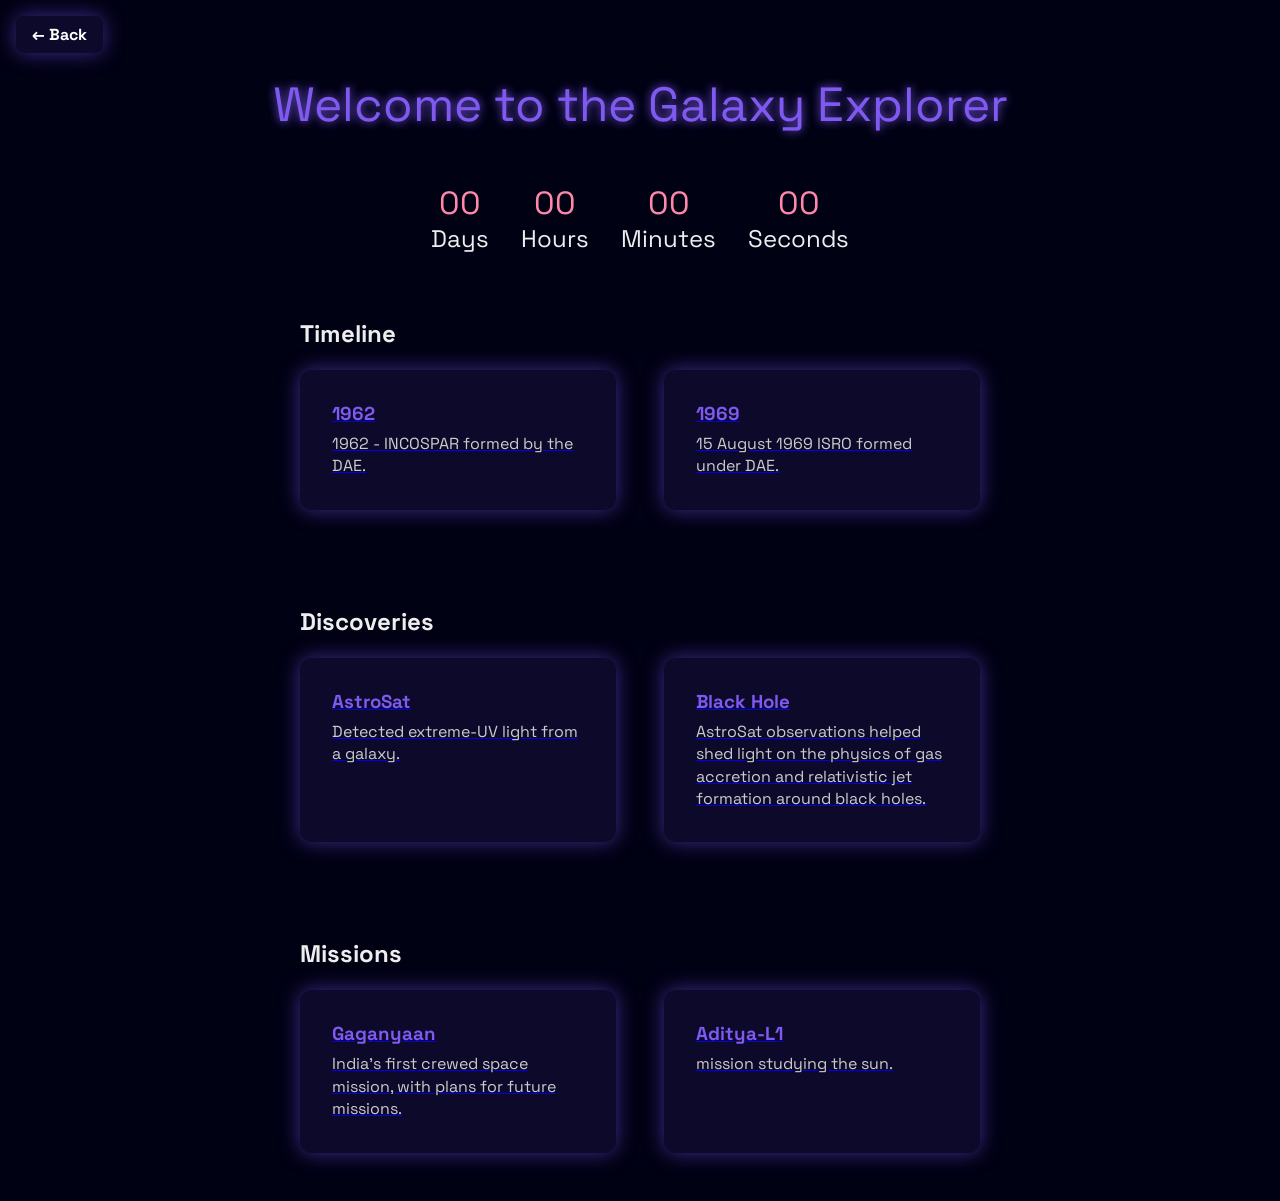
<file: explore.html>
<!DOCTYPE html>
<html lang="en">
<head>
  <meta charset="UTF-8">
  <meta name="viewport" content="width=device-width, initial-scale=1.0" />
  <title>Explore the Galaxy</title>
  <link href="https://cdn.jsdelivr.net/npm/aos@2.3.4/dist/aos.css" rel="stylesheet" />
  <link href="https://fonts.googleapis.com/css2?family=Space+Grotesk:wght@400;700&display=swap" rel="stylesheet">
  <style>
    * { margin:0; padding:0; box-sizing:border-box; }
    body { background:#010114; color:#eee; font-family:'Space Grotesk',sans-serif; overflow-x:hidden; }

    /* Star background */
    .stars, .stars2, .stars3 {
      position:fixed; width:100%; height:100%; background-repeat:repeat; animation:move 50s linear infinite;
    }

    /* Different star layers, each with different background images and speeds */
    .stars {
      background-image: url('https://www.transparenttextures.com/patterns/stardust.png'); /* or any star background image */
      animation: move 100s linear infinite;
    }
    .stars2 {
      background-image: url('https://www.transparenttextures.com/patterns/white-dots.png'); /* slightly different texture */
      animation: move2 60s linear infinite;
    }
    .stars3 {
      background-image: url('https://www.transparenttextures.com/patterns/snowflakes.png'); /* another variation */
      animation: move3 120s linear infinite;
    }

    /* Starfield background moving keyframes */
    @keyframes move {
      from { background-position: 0 0; }
      to { background-position: -5000px -2500px; }
    }

    @keyframes move2 {
      from { background-position: 0 0; }
      to { background-position: 5000px 2500px; }
    }

    @keyframes move3 {
      from { background-position: 0 0; }
      to { background-position: -7500px -3500px; }
    }

    /* Styling for other elements */
    header { text-align:center; padding:2rem; font-size:3rem; color:#7f5af0; text-shadow:0 0 10px #7f5af0; }

    /* Countdown */
    .countdown { display:flex; justify-content:center; gap:2rem; padding:1rem; font-size:1.5rem; }
    .countdown div { text-align:center; }
    .countdown div span { display:block; font-size:2rem; color:#ff87ab; }
    
    /* Solar System */
    .solar-system { position:relative; width:80vmin; height:80vmin; margin:2rem auto; }
    .sun {
      position:absolute; top:50%; left:50%; width:5vmin; height:5vmin;
      margin:-2.5vmin; background:radial-gradient(circle,#ffb347,#ffcc33);
      border-radius:50%; box-shadow:0 0 30px #ffcc33;
    }
    .orbit { position:absolute; top:50%; left:50%; width:100%; height:100%; transform-origin:center center; }
    .planet {
      position:absolute; top:50%; left:50%; width:2vmin; height:2vmin;
      margin:-1vmin; background:#00eaff; border-radius:50%; box-shadow:0 0 10px #00eaff;
    }

    /* Sections */
    .section { padding:3rem 10rem; max-width:1000px; margin:0 auto; }
    .cards { display:grid; grid-template-columns:repeat(auto-fit,minmax(250px,1fr)); gap:3rem; }
    .card { background:rgba(127,90,255,0.1); padding:2rem; border-radius:12px;
      box-shadow:0 0 20px rgba(127,90,255,0.5); transition:transform .3s; }
    .card:hover { transform:translateY(-10px) scale(1.03); }
    .card h3 { margin-bottom:.5rem; color:#7f5af0; }
    .card p { color:#ccc; line-height:1.4; }
    
    /* Audio Background */
    audio {
      position: fixed;
      top: 0;
      left: 0;
      width: 100%;
      height: 100%;
      pointer-events: none;
      z-index: -1;
    }
    .back-btn {
  position: fixed;
  top: 1rem;
  left: 1rem;
  color: #fff;
  background: rgba(127, 90, 255, 0.1);
  padding: 0.5rem 1rem;
  border-radius: 8px;
  text-decoration: none;
  font-weight: bold;
  box-shadow: 0 0 20px rgba(127,90,255,0.5);
  z-index: 999;
  transition: background 0.3s, transform 0.3s;
}
.back-btn:hover {
  background: rgba(127, 90, 255, 0.5);
  transform: scale(1.05);
}

  </style>
</head>
<body>
  <a href="javascript:history.back()" class="back-btn">&#8592; Back</a>

  <div class="stars"></div>
  <div class="stars2"></div>
  <div class="stars3"></div>

  <br>
  <br>
  <header>Welcome to the Galaxy Explorer</header>

  <!-- Countdown Timer -->
  <div class="countdown" data-aos="fade-down">
    <div><span id="days">00</span>Days</div>
    <div><span id="hours">00</span>Hours</div>
    <div><span id="mins">00</span>Minutes</div>
    <div><span id="secs">00</span>Seconds</div>
  </div>

  <!-- Feature Sections -->
  <div class="section" data-aos="fade-up">
    <h2>Timeline</h2>
    <br>
    <div class="cards">
      <a href="timeline (1).html" class="card"><h3>1962</h3><p>1962 - INCOSPAR formed by the DAE.</p></a>
      <a href="timeline (1).html" class="card"><h3>1969</h3><p>15 August 1969 ISRO formed under DAE.</p></a>
    </div>
  </div>
  <div class="section" data-aos="fade-up" data-aos-delay="100">
    <h2>Discoveries</h2>
    <br>
    <div class="cards">
      <a href="discovery.html" class="card"><h3>AstroSat </h3><p>Detected extreme-UV light from a galaxy.</p></a>
      <a href="discovery.html" class="card"><h3>Black Hole</h3><p>AstroSat observations helped shed light on the physics of gas accretion and relativistic jet formation around black holes.</p></a>
    </div>
  </div>
  <div class="section" data-aos="fade-up" data-aos-delay="200">
    <h2>Missions</h2>
    <br>
    <div class="cards">
      <a href="mission.html" class="card"><h3>Gaganyaan</h3><p>India's first crewed space mission, with plans for future missions.</p></a>
      <a href="mission.html" class="card"><h3>Aditya-L1</h3><p>mission studying the sun.</p></a>
    </div>
  </div>


  <!-- <div class="footer" data-aos="fade-up">&copy; 2025 Galaxy Explorer</div> -->

  <!-- Ambient Space Audio -->
  <!-- <audio autoplay loop>
    <source src="https://www.soundhelix.com/examples/mp3/SoundHelix-Song-1.mp3" type="audio/mp3">
    Your browser does not support the audio element.
  </audio> -->

  <script src="https://cdn.jsdelivr.net/npm/aos@2.3.4/dist/aos.js"></script>
  <script>
    AOS.init({ duration:800, once:true });

    // Countdown
    const launchDate = new Date('2025-12-25T00:00:00').getTime();
    function updateCountdown() {
      const now = Date.now();
      const diff = launchDate - now;
      if(diff < 0) return;
      document.getElementById('days').textContent = String(Math.floor(diff / 86400000)).padStart(2, '0');
      document.getElementById('hours').textContent = String(Math.floor((diff % 86400000) / 3600000)).padStart(2, '0');
      document.getElementById('mins').textContent = String(Math.floor((diff % 3600000) / 60000)).padStart(2, '0');
      document.getElementById('secs').textContent = String(Math.floor((diff % 60000) / 1000)).padStart(2, '0');
    }
    setInterval(updateCountdown, 1000);
    updateCountdown();
  </script>
</body>
</html>
</file>
